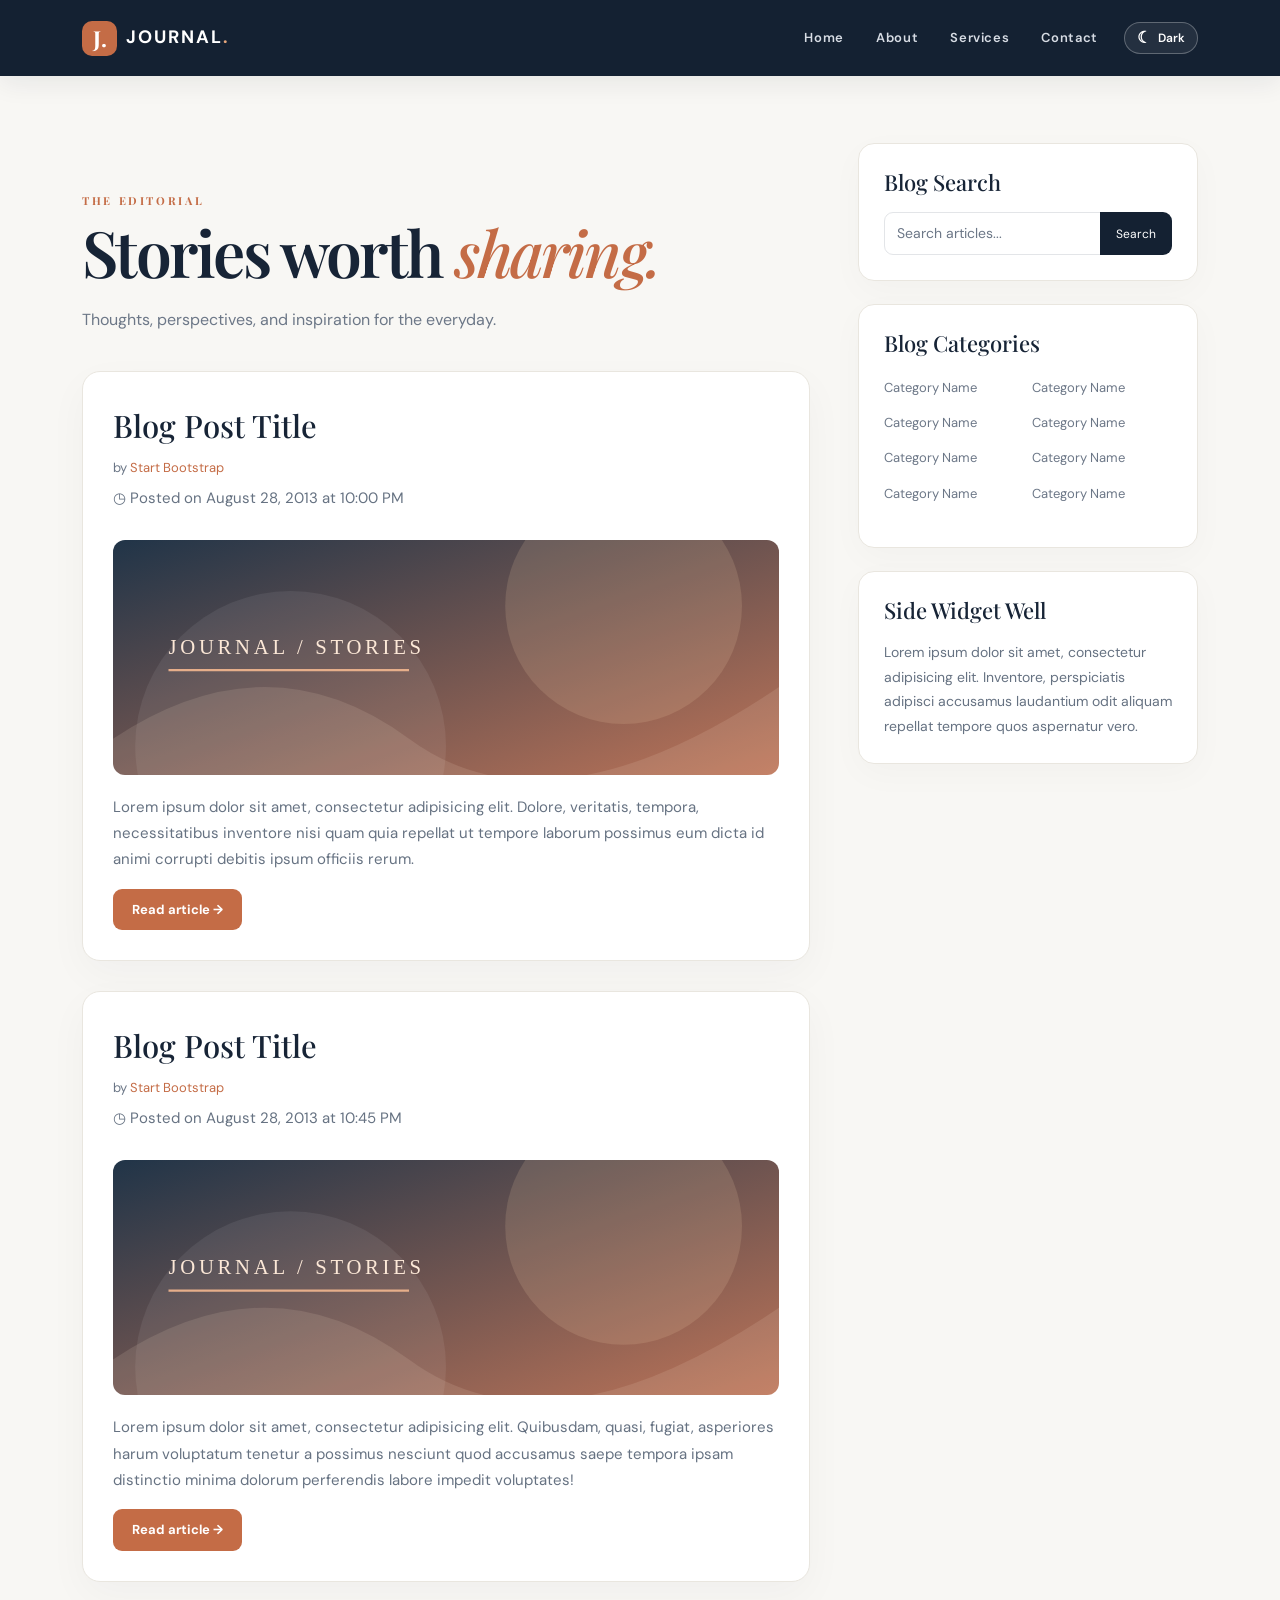
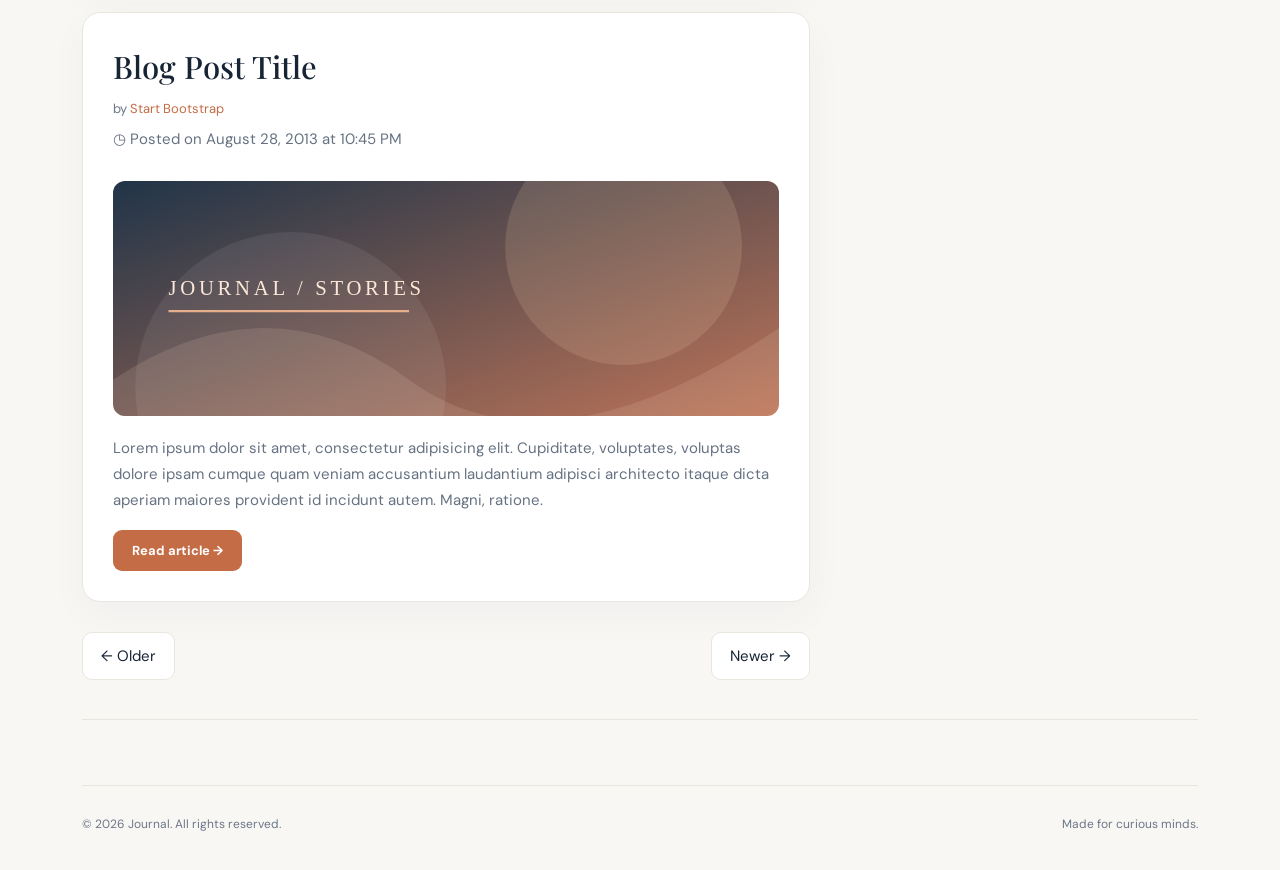
<file: index.html>
<!DOCTYPE html>
<html lang="en">
<head>
<meta charset="utf-8"/>
<meta content="IE=edge" http-equiv="X-UA-Compatible"/>
<meta content="width=device-width, initial-scale=1" name="viewport"/>
<meta content="" name="description"/>
<meta content="" name="author"/>
<title>Journal — Stories &amp; Ideas</title>
<!-- Bootstrap Core CSS -->

<!-- Custom CSS -->

<!-- HTML5 Shim and Respond.js IE8 support of HTML5 elements and media queries -->
<!-- WARNING: Respond.js doesn't work if you view the page via file:// -->

<link href="https://cdn.jsdelivr.net/npm/bootstrap@5.3.3/dist/css/bootstrap.min.css" rel="stylesheet"/><link href="css/site.css" rel="stylesheet"/></head>
<body>
<!-- Navigation -->
<nav class="navbar navbar-expand-lg navbar-dark fixed-top site-navbar" role="navigation"><div class="container"><a class="navbar-brand" href="index.html"><span class="brand-mark">J.</span> JOURNAL<span class="brand-dot">.</span></a><button aria-controls="mainNav" aria-expanded="false" aria-label="Toggle navigation" class="navbar-toggler" data-bs-target="#mainNav" data-bs-toggle="collapse" type="button"><span class="navbar-toggler-icon"></span></button><div class="collapse navbar-collapse" id="mainNav"><ul class="navbar-nav ms-auto gap-lg-3"><li class="nav-item"><a class="nav-link" href="index.html">Home</a></li><li class="nav-item"><a class="nav-link" href="#about">About</a></li><li class="nav-item"><a class="nav-link" href="#services">Services</a></li><li class="nav-item"><a class="nav-link" href="#contact">Contact</a></li></ul><button aria-label="Увімкнути темну тему" aria-pressed="false" class="theme-toggle" type="button"><span aria-hidden="true" class="theme-toggle-icon">☾</span><span class="theme-toggle-label">Dark</span></button></div></div></nav>
<!-- Page Content -->
<div class="container page-container">
<div class="row g-5">
<!-- Blog Entries Column -->
<div class="col-lg-8">
<h1 class="page-title"><span class="eyebrow">THE EDITORIAL</span><br/>Stories worth <em>sharing.</em><span class="page-subtitle">Thoughts, perspectives, and inspiration for the everyday.</span></h1>
<!-- First Blog Post -->
<section class="post-card"><h2 class="post-title">
<a href="post.html">Blog Post Title</a>
</h2><p class="byline">
                    by <a href="index.php">Start Bootstrap</a>
</p><p>◷ Posted on August 28, 2013 at 10:00 PM</p><img alt="Abstract editorial illustration" class="img-fluid feature-image" src="assets/feature.svg"/><p>Lorem ipsum dolor sit amet, consectetur adipisicing elit. Dolore, veritatis, tempora, necessitatibus inventore nisi quam quia repellat ut tempore laborum possimus eum dicta id animi corrupti debitis ipsum officiis rerum.</p><a class="btn btn-accent" href="post.html">Read article  →</a></section>








<!-- Second Blog Post -->
<section class="post-card"><h2 class="post-title">
<a href="post.html">Blog Post Title</a>
</h2><p class="byline">
                    by <a href="index.php">Start Bootstrap</a>
</p><p>◷ Posted on August 28, 2013 at 10:45 PM</p><img alt="Abstract editorial illustration" class="img-fluid feature-image" src="assets/feature.svg"/><p>Lorem ipsum dolor sit amet, consectetur adipisicing elit. Quibusdam, quasi, fugiat, asperiores harum voluptatum tenetur a possimus nesciunt quod accusamus saepe tempora ipsam distinctio minima dolorum perferendis labore impedit voluptates!</p><a class="btn btn-accent" href="post.html">Read article  →</a></section>








<!-- Third Blog Post -->
<section class="post-card"><h2 class="post-title">
<a href="post.html">Blog Post Title</a>
</h2><p class="byline">
                    by <a href="index.php">Start Bootstrap</a>
</p><p>◷ Posted on August 28, 2013 at 10:45 PM</p><img alt="Abstract editorial illustration" class="img-fluid feature-image" src="assets/feature.svg"/><p>Lorem ipsum dolor sit amet, consectetur adipisicing elit. Cupiditate, voluptates, voluptas dolore ipsam cumque quam veniam accusantium laudantium adipisci architecto itaque dicta aperiam maiores provident id incidunt autem. Magni, ratione.</p><a class="btn btn-accent" href="post.html">Read article  →</a></section>








<!-- Pager -->
<ul class="pager d-flex justify-content-between list-unstyled mt-4">
<li class="previous">
<a class="pager-link" href="#">← Older</a>
</li>
<li class="next">
<a class="pager-link" href="#">Newer →</a>
</li>
</ul>
</div>
<!-- Blog Sidebar Widgets Column -->
<div class="col-lg-4">
<!-- Blog Search Well -->
<div class="sidebar-card">
<h4 class="sidebar-heading">Blog Search</h4>
<div class="input-group">
<input aria-label="Search articles" class="form-control" placeholder="Search articles..." type="text"/>

<button class="btn btn-search" type="button">Search</button>

</div>
<!-- /.input-group -->
</div>
<!-- Blog Categories Well -->
<div class="sidebar-card">
<h4 class="sidebar-heading">Blog Categories</h4>
<div class="row g-2">
<div class="col-6">
<ul class="list-unstyled category-list">
<li><a href="#">Category Name</a>
</li>
<li><a href="#">Category Name</a>
</li>
<li><a href="#">Category Name</a>
</li>
<li><a href="#">Category Name</a>
</li>
</ul>
</div>
<!-- /.col-lg-6 -->
<div class="col-6">
<ul class="list-unstyled category-list">
<li><a href="#">Category Name</a>
</li>
<li><a href="#">Category Name</a>
</li>
<li><a href="#">Category Name</a>
</li>
<li><a href="#">Category Name</a>
</li>
</ul>
</div>
<!-- /.col-lg-6 -->
</div>
<!-- /.row -->
</div>
<!-- Side Widget Well -->
<div class="sidebar-card">
<h4 class="sidebar-heading">Side Widget Well</h4>
<p>Lorem ipsum dolor sit amet, consectetur adipisicing elit. Inventore, perspiciatis adipisci accusamus laudantium odit aliquam repellat tempore quos aspernatur vero.</p>
</div>
</div>
</div>
<!-- /.row -->
<hr class="soft-divider"/>
<!-- Footer -->
<footer class="site-footer"><div class="d-flex flex-wrap justify-content-between gap-2"><span>© 2026 Journal. All rights reserved.</span><span>Made for curious minds.</span></div></footer>
</div>
<!-- /.container -->
<!-- jQuery -->

<!-- Bootstrap Core JavaScript -->

<script src="https://cdn.jsdelivr.net/npm/bootstrap@5.3.3/dist/js/bootstrap.bundle.min.js"></script><script src="js/theme.js"></script><script>function searchPosts(){const q=document.querySelector('.sidebar-card input').value.trim().toLowerCase();const cards=[...document.querySelectorAll('.post-card')];if(!cards.length){window.location.href='index.html'+(q?'?q='+encodeURIComponent(q):'');return;}cards.forEach(c=>{c.hidden=!!q&&!c.textContent.toLowerCase().includes(q)});let status=document.getElementById('searchStatus');if(!status){status=document.createElement('p');status.id='searchStatus';status.className='search-status';document.querySelector('.sidebar-card').append(status)}status.textContent=q?cards.filter(c=>!c.hidden).length+' matching articles':'';}document.addEventListener('DOMContentLoaded',()=>{const q=new URLSearchParams(location.search).get('q');if(q&&document.querySelector('.post-card')){document.querySelector('.sidebar-card input').value=q;searchPosts()}});</script></body>
</html>
</file>
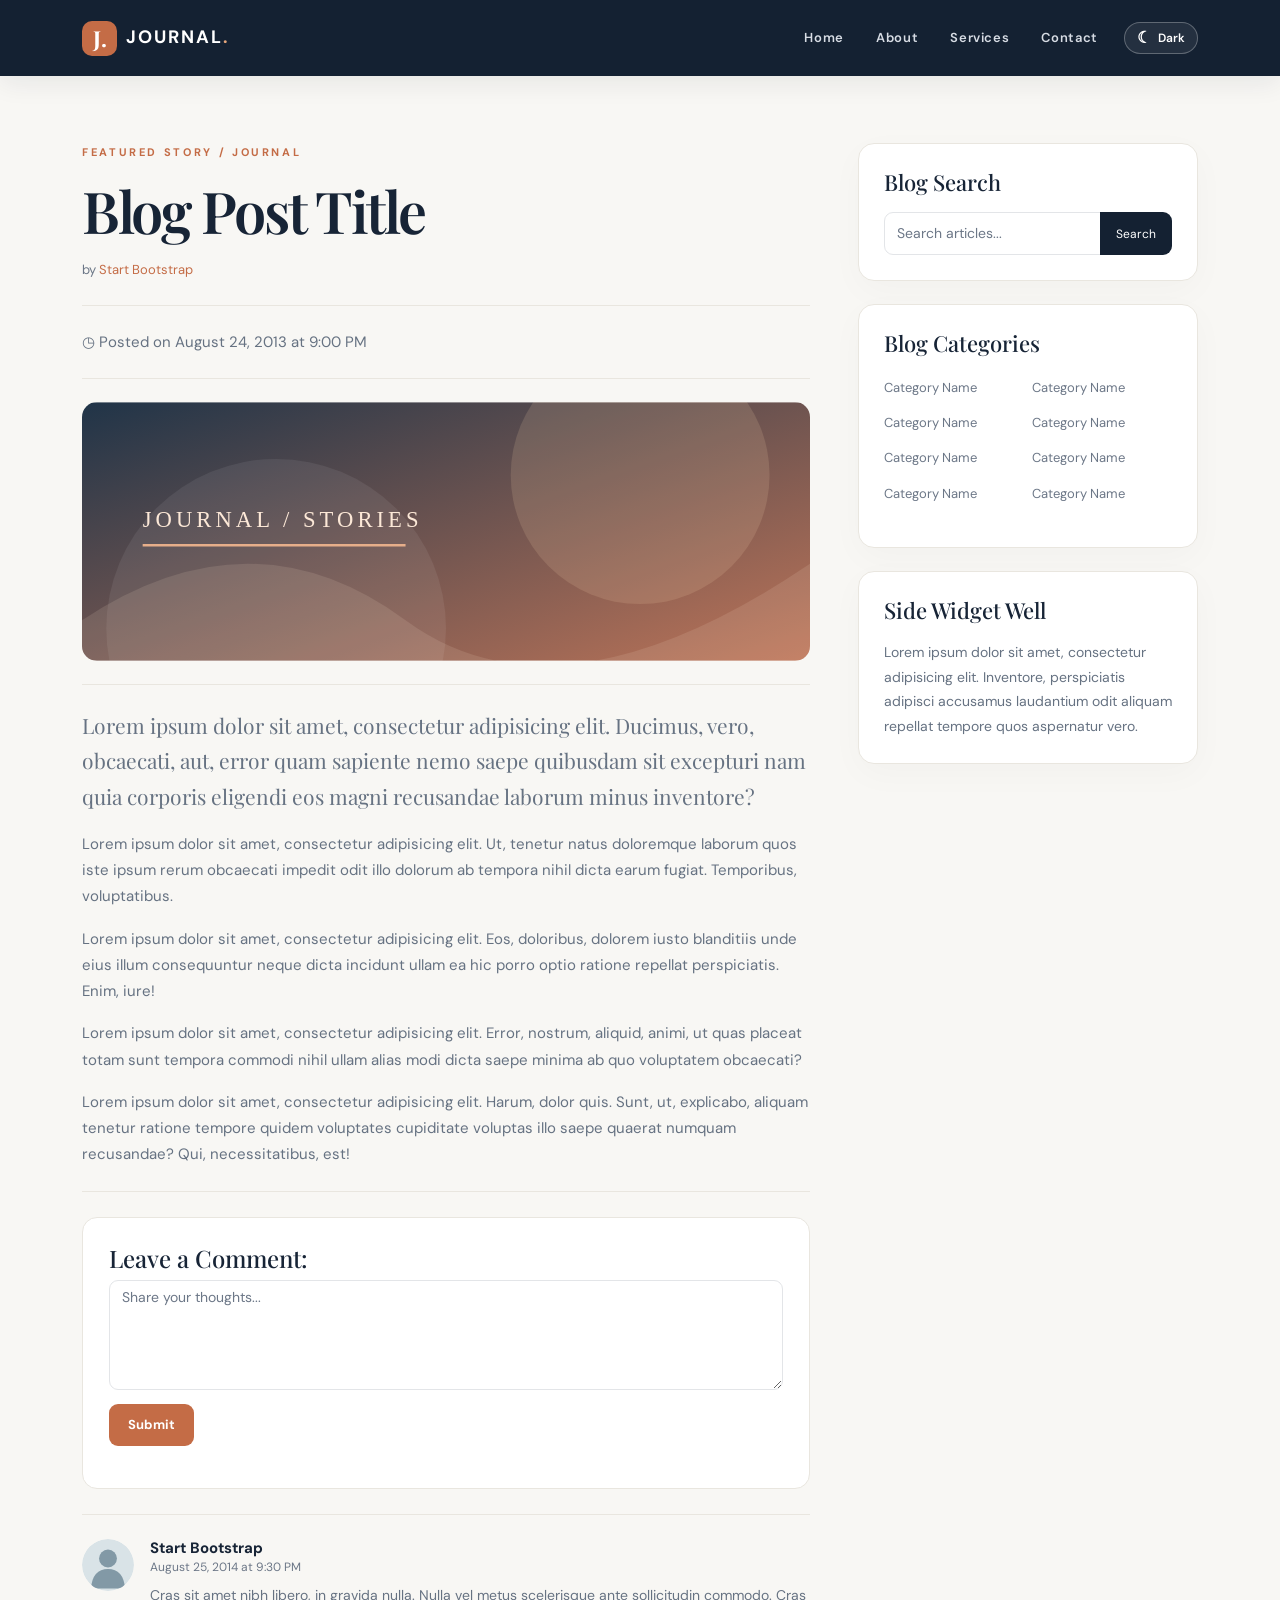
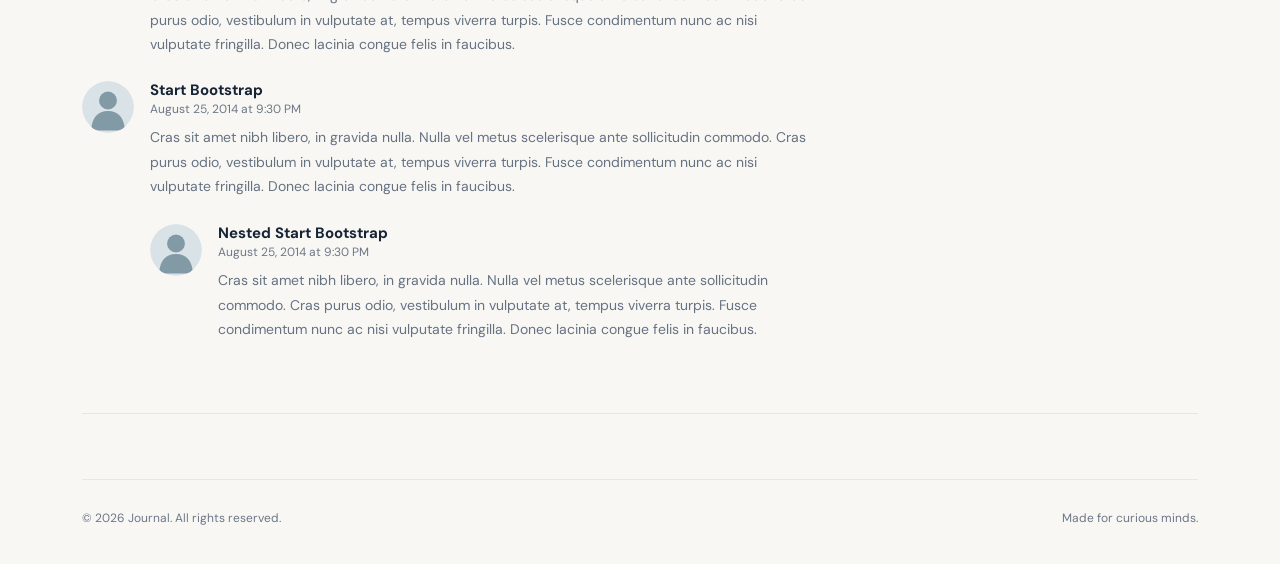
<file: post.html>
<!DOCTYPE html>
<html lang="en">
<head>
<meta charset="utf-8"/>
<meta content="IE=edge" http-equiv="X-UA-Compatible"/>
<meta content="width=device-width, initial-scale=1" name="viewport"/>
<meta content="" name="description"/>
<meta content="" name="author"/>
<title>Journal — Blog Post</title>
<!-- Bootstrap Core CSS -->

<!-- Custom CSS -->

<!-- HTML5 Shim and Respond.js IE8 support of HTML5 elements and media queries -->
<!-- WARNING: Respond.js doesn't work if you view the page via file:// -->

<link href="https://cdn.jsdelivr.net/npm/bootstrap@5.3.3/dist/css/bootstrap.min.css" rel="stylesheet"/><link href="css/site.css" rel="stylesheet"/></head>
<body>
<!-- Navigation -->
<nav class="navbar navbar-expand-lg navbar-dark fixed-top site-navbar" role="navigation"><div class="container"><a class="navbar-brand" href="index.html"><span class="brand-mark">J.</span> JOURNAL<span class="brand-dot">.</span></a><button aria-controls="mainNav" aria-expanded="false" aria-label="Toggle navigation" class="navbar-toggler" data-bs-target="#mainNav" data-bs-toggle="collapse" type="button"><span class="navbar-toggler-icon"></span></button><div class="collapse navbar-collapse" id="mainNav"><ul class="navbar-nav ms-auto gap-lg-3"><li class="nav-item"><a class="nav-link" href="index.html">Home</a></li><li class="nav-item"><a class="nav-link" href="#about">About</a></li><li class="nav-item"><a class="nav-link" href="#services">Services</a></li><li class="nav-item"><a class="nav-link" href="#contact">Contact</a></li></ul><button aria-label="Увімкнути темну тему" aria-pressed="false" class="theme-toggle" type="button"><span aria-hidden="true" class="theme-toggle-icon">☾</span><span class="theme-toggle-label">Dark</span></button></div></div></nav>
<!-- Page Content -->
<div class="container page-container">
<div class="row g-5">
<!-- Blog Post Content Column -->
<div class="col-lg-8">
<!-- Blog Post -->
<!-- Title -->
<div class="eyebrow mb-3">FEATURED STORY / JOURNAL</div><h1 class="article-title">Blog Post Title</h1>
<!-- Author -->
<p class="byline">
                    by <a href="#">Start Bootstrap</a>
</p>
<hr class="soft-divider"/>
<!-- Date/Time -->
<p>◷ Posted on August 24, 2013 at 9:00 PM</p>
<hr class="soft-divider"/>
<!-- Preview Image -->
<img alt="Abstract editorial illustration" class="img-fluid feature-image" src="assets/feature.svg"/>
<hr class="soft-divider"/>
<!-- Post Content -->
<p class="lead intro-text">Lorem ipsum dolor sit amet, consectetur adipisicing elit. Ducimus, vero, obcaecati, aut, error quam sapiente nemo saepe quibusdam sit excepturi nam quia corporis eligendi eos magni recusandae laborum minus inventore?</p>
<p>Lorem ipsum dolor sit amet, consectetur adipisicing elit. Ut, tenetur natus doloremque laborum quos iste ipsum rerum obcaecati impedit odit illo dolorum ab tempora nihil dicta earum fugiat. Temporibus, voluptatibus.</p>
<p>Lorem ipsum dolor sit amet, consectetur adipisicing elit. Eos, doloribus, dolorem iusto blanditiis unde eius illum consequuntur neque dicta incidunt ullam ea hic porro optio ratione repellat perspiciatis. Enim, iure!</p>
<p>Lorem ipsum dolor sit amet, consectetur adipisicing elit. Error, nostrum, aliquid, animi, ut quas placeat totam sunt tempora commodi nihil ullam alias modi dicta saepe minima ab quo voluptatem obcaecati?</p>
<p>Lorem ipsum dolor sit amet, consectetur adipisicing elit. Harum, dolor quis. Sunt, ut, explicabo, aliquam tenetur ratione tempore quidem voluptates cupiditate voluptas illo saepe quaerat numquam recusandae? Qui, necessitatibus, est!</p>
<hr class="soft-divider"/>
<!-- Blog Comments -->
<!-- Comments Form -->
<div class="comment-box">
<h4>Leave a Comment:</h4>
<form class="comment-form" onsubmit='event.preventDefault(); this.querySelector("textarea").value=""; this.querySelector(".form-feedback").textContent="Thanks! This demo does not save comments.";' role="form">
<div class="form-group">
<textarea aria-label="Comment" class="form-control" placeholder="Share your thoughts..." rows="3"></textarea>
</div>
<button class="btn btn-accent" type="submit">Submit</button>
<p class="form-feedback mt-2"></p></form>
</div>
<hr class="soft-divider"/>
<!-- Posted Comments -->
<!-- Comment -->
<div class="comment-item">
<a class="avatar-wrap" href="#">
<img alt="Comment author avatar" class="avatar" src="assets/avatar.svg"/>
</a>
<div class="comment-body">
<h4 class="comment-author">Start Bootstrap
                            <small class="comment-date">August 25, 2014 at 9:30 PM</small>
</h4>
                        Cras sit amet nibh libero, in gravida nulla. Nulla vel metus scelerisque ante sollicitudin commodo. Cras purus odio, vestibulum in vulputate at, tempus viverra turpis. Fusce condimentum nunc ac nisi vulputate fringilla. Donec lacinia congue felis in faucibus.
                    </div>
</div>
<!-- Comment -->
<div class="comment-item">
<a class="avatar-wrap" href="#">
<img alt="Comment author avatar" class="avatar" src="assets/avatar.svg"/>
</a>
<div class="comment-body">
<h4 class="comment-author">Start Bootstrap
                            <small class="comment-date">August 25, 2014 at 9:30 PM</small>
</h4>
                        Cras sit amet nibh libero, in gravida nulla. Nulla vel metus scelerisque ante sollicitudin commodo. Cras purus odio, vestibulum in vulputate at, tempus viverra turpis. Fusce condimentum nunc ac nisi vulputate fringilla. Donec lacinia congue felis in faucibus.
                        <!-- Nested Comment -->
<div class="comment-item">
<a class="avatar-wrap" href="#">
<img alt="Comment author avatar" class="avatar" src="assets/avatar.svg"/>
</a>
<div class="comment-body">
<h4 class="comment-author">Nested Start Bootstrap
                                    <small class="comment-date">August 25, 2014 at 9:30 PM</small>
</h4>
                                Cras sit amet nibh libero, in gravida nulla. Nulla vel metus scelerisque ante sollicitudin commodo. Cras purus odio, vestibulum in vulputate at, tempus viverra turpis. Fusce condimentum nunc ac nisi vulputate fringilla. Donec lacinia congue felis in faucibus.
                            </div>
</div>
<!-- End Nested Comment -->
</div>
</div>
</div>
<!-- Blog Sidebar Widgets Column -->
<div class="col-lg-4">
<!-- Blog Search Well -->
<div class="sidebar-card">
<h4 class="sidebar-heading">Blog Search</h4>
<div class="input-group">
<input aria-label="Search articles" class="form-control" placeholder="Search articles..." type="text"/>

<button class="btn btn-search" type="button">Search</button>

</div>
<!-- /.input-group -->
</div>
<!-- Blog Categories Well -->
<div class="sidebar-card">
<h4 class="sidebar-heading">Blog Categories</h4>
<div class="row g-2">
<div class="col-6">
<ul class="list-unstyled category-list">
<li><a href="#">Category Name</a>
</li>
<li><a href="#">Category Name</a>
</li>
<li><a href="#">Category Name</a>
</li>
<li><a href="#">Category Name</a>
</li>
</ul>
</div>
<div class="col-6">
<ul class="list-unstyled category-list">
<li><a href="#">Category Name</a>
</li>
<li><a href="#">Category Name</a>
</li>
<li><a href="#">Category Name</a>
</li>
<li><a href="#">Category Name</a>
</li>
</ul>
</div>
</div>
<!-- /.row -->
</div>
<!-- Side Widget Well -->
<div class="sidebar-card">
<h4 class="sidebar-heading">Side Widget Well</h4>
<p>Lorem ipsum dolor sit amet, consectetur adipisicing elit. Inventore, perspiciatis adipisci accusamus laudantium odit aliquam repellat tempore quos aspernatur vero.</p>
</div>
</div>
</div>
<!-- /.row -->
<hr class="soft-divider"/>
<!-- Footer -->
<footer class="site-footer"><div class="d-flex flex-wrap justify-content-between gap-2"><span>© 2026 Journal. All rights reserved.</span><span>Made for curious minds.</span></div></footer>
</div>
<!-- /.container -->
<!-- jQuery -->

<!-- Bootstrap Core JavaScript -->

<script src="https://cdn.jsdelivr.net/npm/bootstrap@5.3.3/dist/js/bootstrap.bundle.min.js"></script><script src="js/theme.js"></script><script>function searchPosts(){const q=document.querySelector('.sidebar-card input').value.trim().toLowerCase();const cards=[...document.querySelectorAll('.post-card')];if(!cards.length){window.location.href='index.html'+(q?'?q='+encodeURIComponent(q):'');return;}cards.forEach(c=>{c.hidden=!!q&&!c.textContent.toLowerCase().includes(q)});let status=document.getElementById('searchStatus');if(!status){status=document.createElement('p');status.id='searchStatus';status.className='search-status';document.querySelector('.sidebar-card').append(status)}status.textContent=q?cards.filter(c=>!c.hidden).length+' matching articles':'';}document.addEventListener('DOMContentLoaded',()=>{const q=new URLSearchParams(location.search).get('q');if(q&&document.querySelector('.post-card')){document.querySelector('.sidebar-card input').value=q;searchPosts()}});</script></body>
</html>
</file>
<file: css/site.css>
@import url('https://fonts.googleapis.com/css2?family=DM+Sans:wght@400;500;600;700&family=Playfair+Display:ital,wght@0,500;0,600;0,700;1,500&display=swap');
:root{--ink:#172436;--muted:#6c7787;--accent:#c46c46;--paper:#f8f7f4;--line:#e9e6df;--surface:#fff;--body-copy:#667282;--nav:#142132;--input-border:#e3e5e8;color-scheme:light}*{box-sizing:border-box}html{scroll-behavior:smooth}body{background:var(--paper);color:var(--ink);font-family:'DM Sans',Arial,sans-serif;line-height:1.75;font-size:15px;padding-top:88px;transition:background-color .25s,color .25s}a{color:var(--accent);text-decoration:none;transition:color .2s}a:hover{color:#914328}.site-navbar{background:var(--nav);min-height:76px;box-shadow:0 8px 24px #14213212}.navbar-brand{font-weight:700;letter-spacing:2px;font-size:18px;display:flex;align-items:center;gap:9px}.brand-mark{background:var(--accent);color:#fff;width:35px;height:35px;display:inline-flex;align-items:center;justify-content:center;border-radius:10px;letter-spacing:0;font-family:'Playfair Display',serif;font-size:22px}.brand-dot{color:#e8a77c;margin-left:-9px}.navbar .nav-link{color:#d7dce4!important;font-size:13px;letter-spacing:.05em;font-weight:600}.navbar .nav-link:hover{color:#fff!important}.theme-toggle{display:inline-flex;align-items:center;gap:7px;margin-left:18px;padding:7px 12px;border:1px solid #ffffff45;border-radius:999px;background:#ffffff12;color:#fff;font:600 12px/1 'DM Sans',sans-serif;cursor:pointer;transition:background-color .2s,border-color .2s,transform .2s}.theme-toggle:hover{background:#ffffff22;border-color:#ffffff80;transform:translateY(-1px)}.theme-toggle:focus-visible{outline:3px solid #e8a77c;outline-offset:3px}.theme-toggle-icon{font-size:16px}.page-container{padding-top:55px}.eyebrow{font-size:11px;letter-spacing:.24em;font-weight:700;color:var(--accent);text-transform:uppercase}.page-title,.article-title{font-family:'Playfair Display',Georgia,serif;font-size:clamp(2.7rem,5vw,4.5rem);line-height:1.14;font-weight:600;letter-spacing:-.04em;margin:0 0 38px}.page-title em{color:var(--accent);font-weight:500}.page-subtitle{display:block;font:400 16px/1.6 'DM Sans',sans-serif;letter-spacing:0;color:var(--muted);margin-top:18px}.post-card{background:var(--surface);border:1px solid var(--line);border-radius:18px;padding:28px 30px 30px;margin-bottom:30px;box-shadow:0 14px 40px #1c273309;transition:transform .2s,box-shadow .2s,background-color .25s}.post-card:hover{transform:translateY(-3px);box-shadow:0 20px 44px #1c273314}.post-title{font-family:'Playfair Display',Georgia,serif;font-size:31px;line-height:1.3;margin:5px 0 12px}.post-title a{color:var(--ink)}.post-title a:hover{color:var(--accent)}.byline{font-size:13px;color:var(--muted);margin-bottom:5px}.post-card>p:not(.byline){color:var(--body-copy)}.post-card .feature-image{width:100%;height:235px;object-fit:cover;border-radius:12px;margin:13px 0 19px}.soft-divider{border:0;border-top:1px solid var(--line);opacity:1;margin:23px 0}.post-card .soft-divider{display:none}.btn-accent{background:var(--accent);color:#fff;border:0;border-radius:9px;padding:11px 19px;font-weight:700;font-size:13px}.btn-accent:hover{background:#a95332;color:#fff}.sidebar-card{background:var(--surface);border:1px solid var(--line);border-radius:16px;padding:25px;margin-bottom:23px;box-shadow:0 10px 35px #1c273307;transition:background-color .25s}.sidebar-heading{font-family:'Playfair Display',serif;font-size:22px;margin-bottom:17px}.form-control{border:1px solid var(--input-border);border-radius:9px;min-height:43px;font-size:14px;background:var(--surface);color:var(--ink)}.form-control::placeholder{color:var(--muted)}.form-control:focus{border-color:#d39a81;box-shadow:0 0 0 .2rem #c46c4620;background:var(--surface);color:var(--ink)}.btn-search{background:var(--nav);color:#fff;border-radius:9px;font-size:12px;padding:0 15px}.btn-search:hover{background:#31445b;color:#fff}.category-list li{margin-bottom:9px}.category-list a{color:var(--muted);font-size:13px}.category-list a:hover{color:var(--accent)}.sidebar-card p{color:var(--body-copy);font-size:14px;margin:0}.pager-link{display:inline-block;border:1px solid var(--line);background:var(--surface);padding:10px 18px;border-radius:10px;color:var(--ink)}.article-title{font-size:clamp(2.8rem,4.5vw,4rem);margin-bottom:15px}.intro-text{font-family:'Playfair Display',serif;font-size:21px;color:var(--body-copy);line-height:1.7}.article-title~p:not(.byline),.comment-body{color:var(--body-copy)}.feature-image{width:100%;border-radius:15px;max-height:340px;object-fit:cover}.comment-box{padding:26px;background:var(--surface);border:1px solid var(--line);border-radius:15px;margin:25px 0;transition:background-color .25s}.comment-box h4{font-family:'Playfair Display',serif;font-size:24px}.comment-form textarea{min-height:110px}.comment-form .btn{margin-top:14px}.comment-item{display:flex;gap:16px;margin:24px 0;align-items:flex-start}.comment-item .comment-item{margin-top:25px}.avatar{width:52px;height:52px;min-width:52px;border-radius:50%}.comment-body{flex:1;font-size:14px}.comment-author{font-size:15px;font-weight:700;color:var(--ink);margin-bottom:9px}.comment-date{display:block;color:var(--muted);font-size:12px;font-weight:400;margin-top:3px}.site-footer{margin:65px 0 35px;border-top:1px solid var(--line);padding-top:28px;color:var(--muted);font-size:12px}.search-status{margin-top:12px!important}[hidden]{display:none!important}html[data-theme="dark"]{--ink:#f2eee8;--muted:#aeb7c3;--accent:#e5936e;--paper:#101720;--line:#34404d;--surface:#1a2430;--body-copy:#c1c8d1;--nav:#0b1119;--input-border:#45515e;color-scheme:dark}@media(max-width:991px){.page-container{padding-top:32px}.post-card{padding:24px}.sidebar-card{padding:22px}.theme-toggle{width:max-content;margin:14px 0 4px}}@media(max-width:575px){body{padding-top:76px}.page-title{font-size:2.6rem}.post-title{font-size:26px}.post-card .feature-image{height:185px}.comment-item{gap:10px}.avatar{width:40px;height:40px;min-width:40px}}@media(prefers-reduced-motion:reduce){body,.post-card,.sidebar-card,.theme-toggle{transition:none}}
</file>
